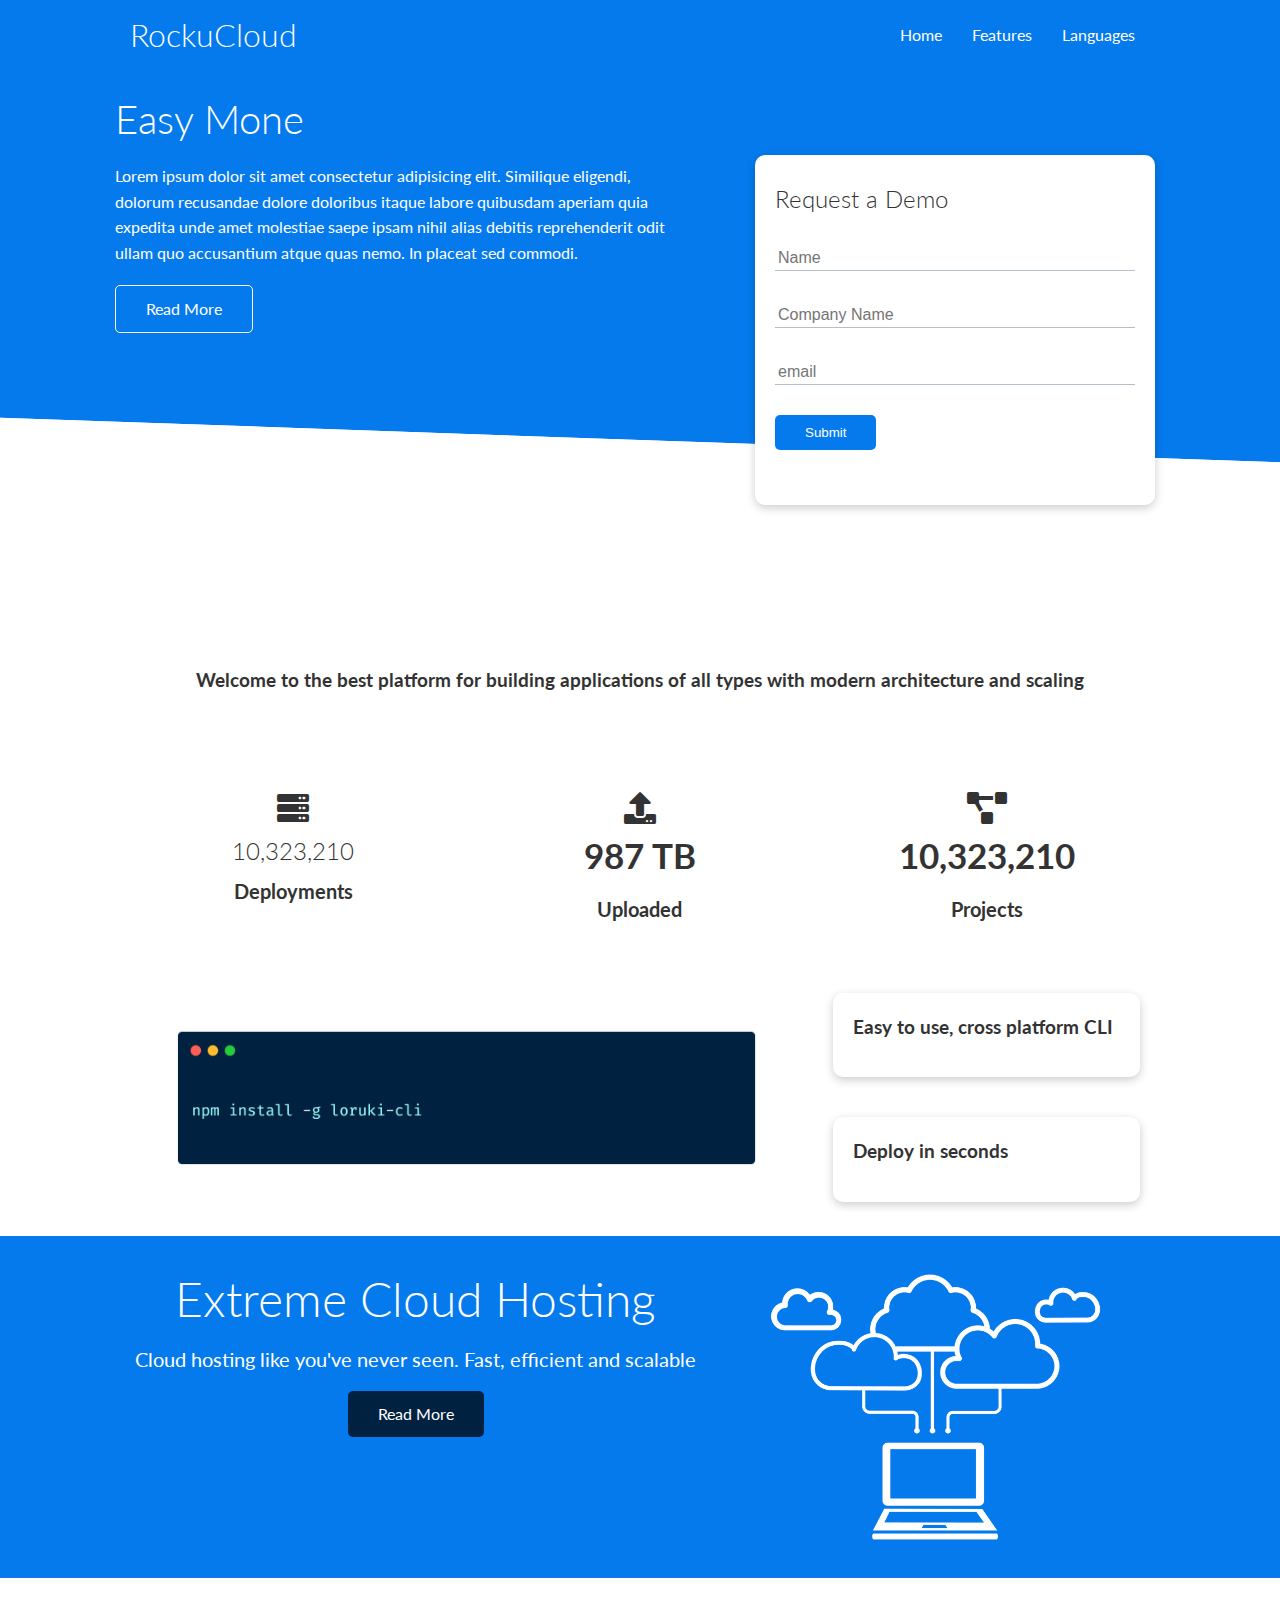
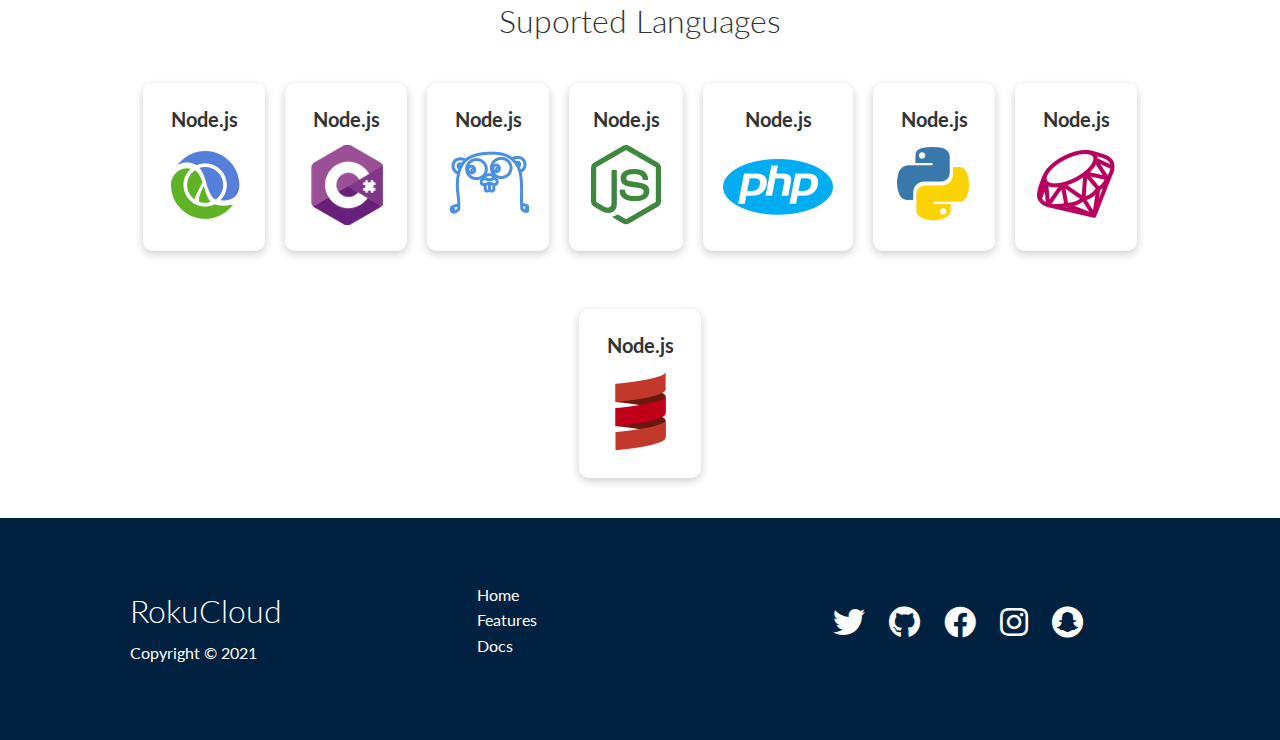
<file: index.html>
<!DOCTYPE html>
<html lang="en">
<head>
    <meta charset="UTF-8">
    <meta http-equiv="X-UA-Compatible" content="IE=edge">
    <meta name="viewport" content="width=device-width, initial-scale=1.0">
    <link rel="stylesheet" href="css/fontawesome-free/css/all.min.css">
    <link rel="stylesheet" href="css/style.css">
    <link rel="stylesheet" href="css/utilities.css">
    
    
    <title>RockuCloud | Cloud service for everyone</title>
</head>
<body>
    <!---NAVBAR-->

    <div class="navbar" id="home">
        <div class="container flex">
            <h1 class="logo">RockuCloud</h1>
            <nav>
                <ul>
                    <li><a href="#home">Home</a></li>
                    <li><a href="#stats">Features</a></li>
                    <li><a href="#languages">Languages</a></li>
                    
                </ul>
            </nav>
        </div>
    </div>

    <section class="showcase">
        <div class="container grid">
            <div class="show-case-text">
                <h1>Easy Mone</h1>
                <p>Lorem ipsum dolor sit amet consectetur adipisicing elit. 
                    Similique eligendi, dolorum recusandae dolore doloribus itaque 
                    labore quibusdam aperiam quia expedita unde amet molestiae saepe ipsam nihil alias 
                    debitis reprehenderit odit ullam quo accusantium atque quas nemo. In placeat sed commodi.
                </p>
                <a href="features.html" class="btn btn-outline">Read More</a>
            </div>

            <div class="showcase-form card">
                <h2>Request a Demo</h2>
                <form action="">
                    <div class="form-control">
                        <input type="text" name="name" id="" placeholder="Name" required>
                    </div>
                    <div class="form-control">
                        <input type="text" name="company" id="" placeholder="Company Name" required>
                    </div>
                    <div class="form-control">
                        <input type="text" name="email" id="" placeholder="email" required>
                    </div>
                    <input type="button" value="Submit" type="submit" class="btn btn outline">
                </form>
            </div>
        </div>

    </section>


    <!-- STATS SECTION -->

    <section class="stats" id="stats">
        <div class="container">
            
            <h3 class="stats-heading text-center my-7">Welcome to the best platform for 
                building applications of all types with modern architecture and scaling
            </h3>
            
            
                <div class="grid grid-3 my-4 text-center">
                    <div>
                        <i class="fas fa-server fa-2x"></i>
                        
                        <h2>10,323,210</h2>
                        <p class="text-secondary">Deployments</p>
                    </div>
                    
                    <div>
                        <i class="fa fa-upload fa-2x"></i>
                        <h3>987 TB</h3>
                        <p class="text-secondary">Uploaded</p>
                    </div>
                    <div>
                        <i class="fa fa-project-diagram fa-2x"></i>
                        <h3>10,323,210</h3>
                        <p class="text-secondary">Projects</p>
                    </div>
                </div>
        </div>
    </section>

    <!-- CLI Section -->
    <section class="cli">
        <div class="container grid">
            <img src="images/cli.png" alt="">
            <div class="card">
                <h3>Easy to use, cross platform CLI</h3>
            </div>
            <div class="card">
                <h3>Deploy in seconds</h3>
            </div>
        </div>
    </section>
    
    <!-- CLOUD -->
    <div class="cloud bg-primary my-2 py-2">
        <div class="container grid">
            <div class="text-center">
                <h2 class="lg">Extreme Cloud Hosting</h2>
                <p class="lead my-1">Cloud hosting like you've never seen. Fast, efficient and scalable</p>
                <a href="features.html" class="btn btn-dark">Read More</a>
            </div>
            <img src="images/cloud.png" alt="">
        </div>
    </div>

    <!-- LANGUAGES -->
    <section class="languages" id="languages">
        <h2 class="md text-center my-2">
            Suported Languages
        </h2>
        <div class="container flex">
            <div class="card">
                <h4>Node.js</h4>
                <img src="images/logos/clojure.png" alt="">
            </div>
            <div class="card">
                <h4>Node.js</h4>
                <img src="images/logos/csharp.png" alt="">
            </div>
            <div class="card">
                <h4>Node.js</h4>
                <img src="images/logos/go.png" alt="">
            </div>
            <div class="card">
                <h4>Node.js</h4>
                <img src="images/logos/node.png" alt="">
            </div>
            <div class="card">
                <h4>Node.js</h4>
                <img src="images/logos/php.png" alt="">
            </div>
            <div class="card">
                <h4>Node.js</h4>
                <img src="images/logos/python.png" alt="">
            </div>
            <div class="card">
                <h4>Node.js</h4>
                <img src="images/logos/ruby.png" alt="">
            </div>
            <div class="card">
                <h4>Node.js</h4>
                <img src="images/logos/scala.png" alt="">
            </div>
        </div>
    </section>
    <footer class="footer bg-dark py-5">
        <div class="container grid grid-3">
            <div>
            <h1>RokuCloud</h1>
            <p>Copyright &copy; 2021</p>
        </div>
        
        <nav class="">
            <ul>
                <li><a href="#">Home</a></li>
                <li><a href="#">Features</a></li>
                <li><a href="#">Docs</a></li>
            </ul>
            
        </nav>
        <div class="social py-2">
            <a href=""><i class="fab fa-twitter fa-2x"></i></a>
            <a href=""><i class="fab fa-github fa-2x"></i></a>
            <a href=""><i class="fab fa-facebook fa-2x"></i></a>
            <a href=""><i class="fab fa-instagram fa-2x"></i></a>
            <a href=""><i class="fab fa-snapchat fa-2x"></i></a>
        </div>
        </div>
    </footer>
</body>
</html>
</file>
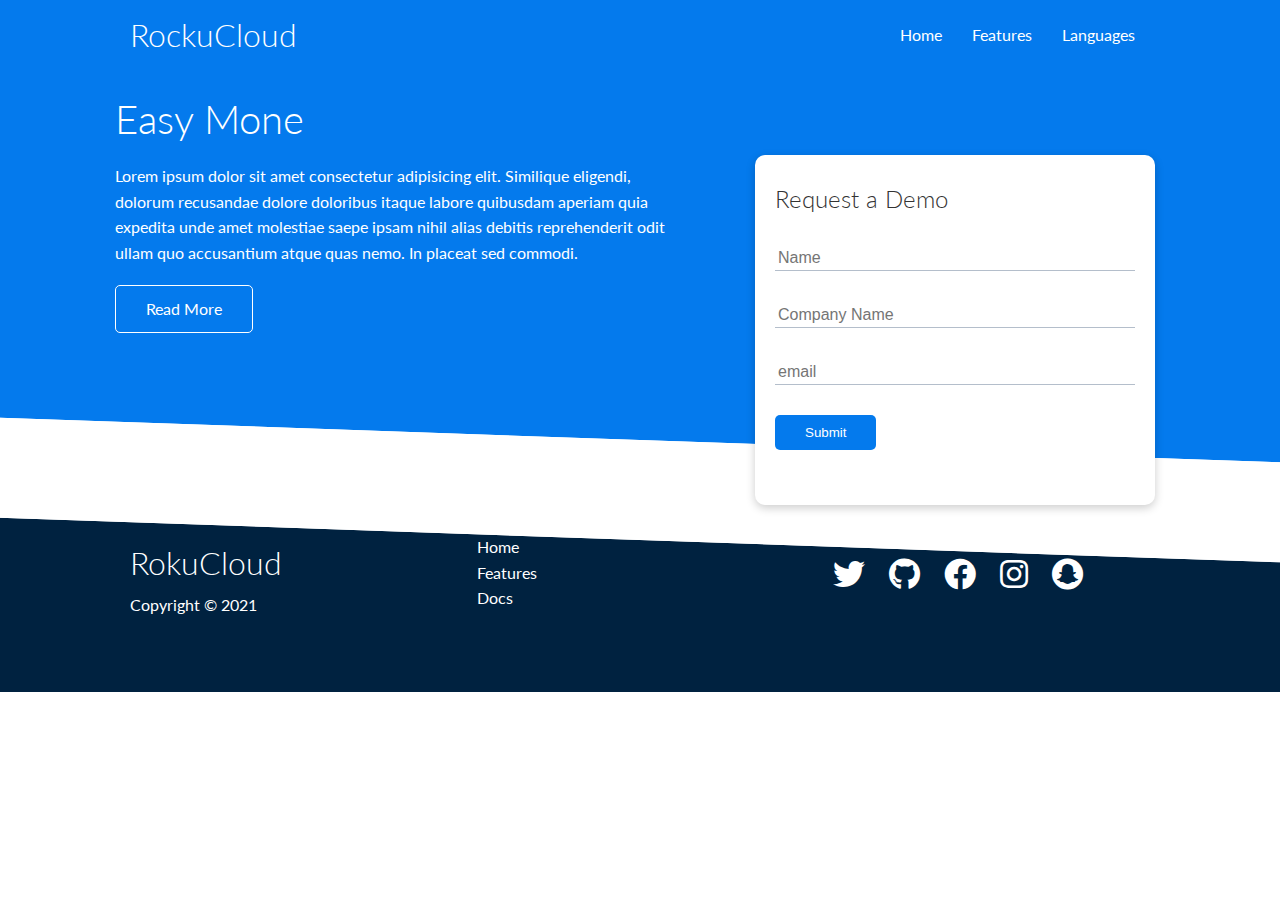
<file: features.html>
<!DOCTYPE html>
<html lang="en">
<head>
    <meta charset="UTF-8">
    <meta http-equiv="X-UA-Compatible" content="IE=edge">
    <meta name="viewport" content="width=device-width, initial-scale=1.0">
    <link rel="stylesheet" href="css/fontawesome-free/css/all.min.css">
    <link rel="stylesheet" href="css/style.css">
    <link rel="stylesheet" href="css/utilities.css">
    
    
    <title>RockuCloud | Cloud service for everyone</title>
</head>
<body>
    <!---NAVBAR-->

    <div class="navbar" id="home">
        <div class="container flex">
            <h1 class="logo">RockuCloud</h1>
            <nav>
                <ul>
                    <li><a href="#home">Home</a></li>
                    <li><a href="#stats">Features</a></li>
                    <li><a href="#languages">Languages</a></li>
                    
                </ul>
            </nav>
        </div>
    </div>

    <section class="showcase">
        <div class="container grid">
            <div class="show-case-text">
                <h1>Easy Mone</h1>
                <p>Lorem ipsum dolor sit amet consectetur adipisicing elit. 
                    Similique eligendi, dolorum recusandae dolore doloribus itaque 
                    labore quibusdam aperiam quia expedita unde amet molestiae saepe ipsam nihil alias 
                    debitis reprehenderit odit ullam quo accusantium atque quas nemo. In placeat sed commodi.
                </p>
                <a href="features.html" class="btn btn-outline">Read More</a>
            </div>

            <div class="showcase-form card">
                <h2>Request a Demo</h2>
                <form action="">
                    <div class="form-control">
                        <input type="text" name="name" id="" placeholder="Name" required>
                    </div>
                    <div class="form-control">
                        <input type="text" name="company" id="" placeholder="Company Name" required>
                    </div>
                    <div class="form-control">
                        <input type="text" name="email" id="" placeholder="email" required>
                    </div>
                    <input type="button" value="Submit" type="submit" class="btn btn outline">
                </form>
            </div>
        </div>

    </section>


   
    <footer class="footer bg-dark py-5">
        <div class="container grid grid-3">
            <div>
            <h1>RokuCloud</h1>
            <p>Copyright &copy; 2021</p>
        </div>
        
        <nav class="">
            <ul>
                <li><a href="#">Home</a></li>
                <li><a href="#">Features</a></li>
                <li><a href="#">Docs</a></li>
            </ul>
            
        </nav>
        <div class="social py-2">
            <a href=""><i class="fab fa-twitter fa-2x"></i></a>
            <a href=""><i class="fab fa-github fa-2x"></i></a>
            <a href=""><i class="fab fa-facebook fa-2x"></i></a>
            <a href=""><i class="fab fa-instagram fa-2x"></i></a>
            <a href=""><i class="fab fa-snapchat fa-2x"></i></a>
        </div>
        </div>
    </footer>
</body>
</html>
</file>
<file: css/style.css>
@import url('https://fonts.googleapis.com/css2?family=Lato:ital,wght@1,300&display=swap');


:root {
    --primary-color: #047aed;
    --secondary-color: #1c3fa8;
    --dark-color: #002240;
    --light-color: #f4f4f4;
}
/* some general styles */
* {
    /* Allows to add border and padding etc */
    /* without adding to the width of the element */
    box-sizing: border-box;

    padding: 0;
    margin: 0;

}
html {
    scroll-behavior: smooth;
}

body {
    font-family: 'Lato', sans-serif;
    color: #333;
    line-height: 1.6;

}

ul {
    list-style-type: none;
}

a {
    text-decoration: none;
    color: #333;
}

h1, h2 {
    font-weight: 300;
    margin: 10px 0;
    line-height: 1.2;
}

p {
    margin: 10px 0;
}

img {
    /* if it's a large image, it's not going to exceed it's container */
    /* instead it'll take 100% of the container */
    width: 100%;
}



/* NAVBAR STYLE */
.navbar {
    background-color: var(--primary-color);
    color: #fff;
    height: 70px;
}

.navbar .flex {
    justify-content: space-between;
}

.navbar ul {
    display: flex;
}

.navbar ul a {
    color: #fff;
    padding: 10px;
    margin: 0 5px;
    transition: width .2s ease-in;
}

.navbar ul a:hover {
    border-bottom: 2px #fff solid;
    /* width: 100%; */
}


/* SHOWCASE */
.showcase {
    height: 400px;
    background-color: var(--primary-color);
    color: #fff;
    /* Add position relative here, so that if we need to position */
    /* anything absolute within it, we can */
    position: relative;
}

.showcase h1 {
    font-size: 40px;
}

.showcase p {
    margin: 20px 0;
}

.showcase .grid {
    /* Add overflow here in order to remove the scroll */
    /* bar from the form */
    /* then set overflow to visibile to implement the z-index is effect */
    overflow: visible;
    grid-template-columns: 55% 45%;
    gap: 30px;
}

.showcase-form {
    /* here we are making the position to be relative */
    /* because we want to add a top property */
    /* if we want to use top, bottom, right or left, */
    /* we need to position it abs or rel */
    /* we are making use of the rel here */
    position: relative;
    top: 60px;
    height: 350px;
    width: 400px;
    padding: 40px;
    z-index: 100;
    justify-self: flex-end;
}

.showcase-form .form-control {
    margin: 30px 0;
}

.showcase-form input[type="text"],
.showcase-form input[type="email"] {
    border: 0;
    border-bottom: 1px solid #b4becb;
    width: 100%;
    padding: 3px;
    font-size: 16px;
}

.showcase-form input:focus {
    outline: none;
}

.showcase::before,
.showcase::after {
    content: "";
    position: absolute;
    background:#fff;
    height: 100px;
    bottom: -70px;
    right: 0;
    left: 0;
    transform: skewY(2deg);
    -webkit-transform: skewY(2deg);
    -moz-transform: skewY(2deg);
    -ms-transform: skewY(2deg);
}

/* STATS */
.stats {
    padding-top: 100px;
}
.stats-heading {
    /* max-width: 500px; */
    margin: auto;
    
    
}

.stats .grid h3 {
    font-size: 35px;
}

.stats .grid p {
    font-size: 20px;
    font-weight: bold;
}

/* CLI */
.cli .grid {
    grid-template-columns: repeat(3, 1fr);
    grid-template-rows: repeat(2, 1fr );
}

.cli .grid  > *:first-child {
    /* it should take up column 1 and 2, and row 1 and 2 */
    /* therefore the remaining column and row will be used by the rest elements */
    grid-column: 1 / span 2;
    grid-row: 1 / span 2;
}

/* CLOUD */

.cloud .grid {
    grid-template-columns: 4fr 3fr;
}

/* LANGUAGES */

.languages .card {
    text-align: center;
    margin: 18px 10px 40px;
   
    transition: transform 0.2s ease-in;
}

/* This ensures that the card goes to the  */
/* next line, when the browser is resized */
.languages .flex {
    flex-wrap:wrap;
}

.languages .card h4 {
    font-size: 20px;
    margin-bottom: 10px;
}

.languages .card:hover {
    /* in order for this to work, you would have to  */
    /* add a transition: transform effect on the languages card */
    /* transition: transform 0.2s ease-in; */
    transform: translateY(-15px);

    cursor: pointer;
}

/* FOOTER */

footer .social a {
    margin: 0 10px;
    padding: 10px 0;
}

/* MEDIA QUERIES */

/* Tablets and under */
@media(max-width: 768px) {
    .grid,
    .showcase .grid,
    .cli .grid,
    .cloud .grid,
    .stats .grid {
        grid-template-columns: 1fr;
        grid-template-rows: 1fr;
    }

    .showcase {
        /* set the height to auto so that it takes 
        the height of the container */
        height: auto;
    }
    
    .showcase-text {
        text-align: center;
        margin-top: 40px;
    }

    .showcase-form {
        justify-self: center;
        margin: auto;
    }

    .cli .grid  > *:first-child {
        /* it should take up column 1 and 2, and row 1 and 2 */
        /* therefore the remaining column and row will be used by the rest elements */
        grid-column: 1;
        grid-row: 1;
    }

   

    .stats .container > *:first-child {
        margin: 3rem 0;
    }

    .stats .container i {
        margin-top: 2rem;
    }

    .stats .grid .grid-3 {
        color: red;
    }

}

/* Mobile */
@media(max-width: 500px) {
    .navbar{
        height: 100px;
    }

    .navbar .flex {
        flex-direction: column;
    }

    .navbar ul {
        padding: 10px;
        background-color: rgba(0, 0, 0, 0.1);
        
    }

    
}
</file>
<file: css/utilities.css>
/* UTILITIES */
.container {
    max-width: 1100px;
    margin: 0 auto;
    /* use this to remove the margin reacted by the navbar h1 */
    /* which causes a margin at the top of the document */
    overflow: auto;
    padding: 0 40px;
}


.flex {
    display: flex;
    justify-content: center;
    align-items: center;
    height: 100%;
}

.btn {
    padding: 10px 30px;
    display: inline-block;
    cursor: pointer;
    background: var(--primary-color);
    color: #fff;
    border: none;
    border-radius: 5px;
}

.btn-outline {
    background-color: transparent;
    border: 1px solid #fff;
}

.btn:hover {
    transform: scale(0.9);
}

/* Backrounds and coloured buttons */
.bg-primary, .btn-primary {
    background-color: var(--primary-color);
    color: #fff;
}

.bg-secondary, .btn-secondary {
    background-color: var(--secondary-color);
    color: #fff;
}

.bg-dark, .btn-dark {
    background-color: var(--dark-color);
    color: #fff;
}

.bg-light, .btn-light {
    background-color: var(--light-color);
    color: #333;
}


.bg-primary,
.bg-secondary,
.bg-dark,
.bg-light, a {
    color: #fff;
}

/* Text sizes */

.lead {
    font-size: 20px;
}

.sm {
    font-size: 1rem;
}

.md {
    font-size: 2rem;
}

.lg {
    font-size: 3rem;
}

.xg {
    font-size: 4rem;
}

.grid {
    display: grid;
    grid-template-columns: repeat(2, 1fr);
    gap: 20px;
    
    /* set height to 100% of it's container */
    /* this ensures that the justify-content works */
    /* as well as the align-content center */
    height: 100%;

    justify-content: center;
    align-content: center;
}

.grid-3 {
    grid-template-columns: repeat(3, 1fr);
}

.card {
    background-color: #fff;
    color: #333;
    box-shadow: 0 3px 10px rgba(0, 0, 0, 0.2);
    border-radius: 10px;
    padding: 20px;
    margin: 10px;
}

.text-center {
    text-align: center;
}

/* MARGINS */

.my-1 {
    /* unless the h1 value is changed universally in the css, */
    /* 1 rem by default is 16px * 1 */
    margin: 1rem 0;
}

.my-2 {

    /* unless the h1 value is changed universally in the css, */
    /* 1 rem by default is 16px * 1 */
    margin: 1.5rem 0;
    
}

.my-3 {
    /* unless the h1 value is changed universally in the css, */
    /* 1 rem by default is 16px * 1 */
    
    margin: 2rem 0;
    
}

.my-4 {
    /* unless the h1 value is changed universally in the css, */
    /* 1 rem by default is 16px * 1 */
    margin: 3rem 0;
}

.my-5 {
    /* unless the h1 value is changed universally in the css, */
    /* 1 rem by default is 16px * 1 */
    margin: 4rem 0;
}

.my-6 {
    /* unless the h1 value is changed universally in the css, */
    /* 1 rem by default is 16px * 1 */
    margin: 5rem 0;
}

.my-7 {
    /* unless the h1 value is changed universally in the css, */
    /* 1 rem by default is 16px * 1 */
    margin: 6rem 0;
}

/* ALL MARGINS */

.m-1 {
    /* unless the h1 value is changed universally in the css, */
    /* 1 rem by default is 16px * 1 */
    margin: 1rem;
    
}

.m-2 {

    /* unless the h1 value is changed universally in the css, */
    /* 1 rem by default is 16px * 1 */
    margin: 1.5rem;
    
}

.m-3 {
    /* unless the h1 value is changed universally in the css, */
    /* 1 rem by default is 16px * 1 */
    
    margin: 2rem;
    
}

.m-4 {
    /* unless the h1 value is changed universally in the css, */
    /* 1 rem by default is 16px * 1 */
    margin: 3rem;
}

.m-5 {
    /* unless the h1 value is changed universally in the css, */
    /* 1 rem by default is 16px * 1 */
    margin: 4rem;
}

.m-6 {
    /* unless the h1 value is changed universally in the css, */
    /* 1 rem by default is 16px * 1 */
    margin: 5rem;
}

.m-7 {
    /* unless the h1 value is changed universally in the css, */
    /* 1 rem by default is 16px * 1 */
    margin: 6rem;
}


/* PADDING */

.py-1 {
    /* unless the h1 value is changed universally in the css, */
    /* 1 rem by default is 16px * 1 */
    padding: 1rem;
}

.py-2 {

    /* unless the h1 value is changed universally in the css, */
    /* 1 rem by default is 16px * 1 */
    padding: 1.5rem 0;
    
}

.py-3 {
    /* unless the h1 value is changed universally in the css, */
    /* 1 rem by default is 16px * 1 */
    
    padding: 2rem 0;
    
}

.py-4 {
    /* unless the h1 value is changed universally in the css, */
    /* 1 rem by default is 16px * 1 */
    padding: 3rem 0;
}

.py-5 {
    /* unless the h1 value is changed universally in the css, */
    /* 1 rem by default is 16px * 1 */
    padding: 4rem 0;
}

.py-6 {
    /* unless the h1 value is changed universally in the css, */
    /* 1 rem by default is 16px * 1 */
    padding: 5rem 0;
}

.py-7 {
    /* unless the h1 value is changed universally in the css, */
    /* 1 rem by default is 16px * 1 */
    padding: 6rem 0;
}

/* ALL PADDING */

p-1 {
    /* unless the h1 value is changed universally in the css, */
    /* 1 rem by default is 16px * 1 */
    padding: 1rem;
    
}

p-2 {

    /* unless the h1 value is changed universally in the css, */
    /* 1 rem by default is 16px * 1 */
    padding: 1.5rem;
    
}

p-3 {
    /* unless the h1 value is changed universally in the css, */
    /* 1 rem by default is 16px * 1 */
    
    padding: 2rem;
    
}

p-4 {
    /* unless the h1 value is changed universally in the css, */
    /* 1 rem by default is 16px * 1 */
    padding: 3rem;
}

p-5 {
    /* unless the h1 value is changed universally in the css, */
    /* 1 rem by default is 16px * 1 */
    padding: 4rem;
}

.p-6 {
    /* unless the h1 value is changed universally in the css, */
    /* 1 rem by default is 16px * 1 */
    padding: 5rem;
}

.p-7 {
    /* unless the h1 value is changed universally in the css, */
    /* 1 rem by default is 16px * 1 */
    padding: 6rem;
}
</file>
